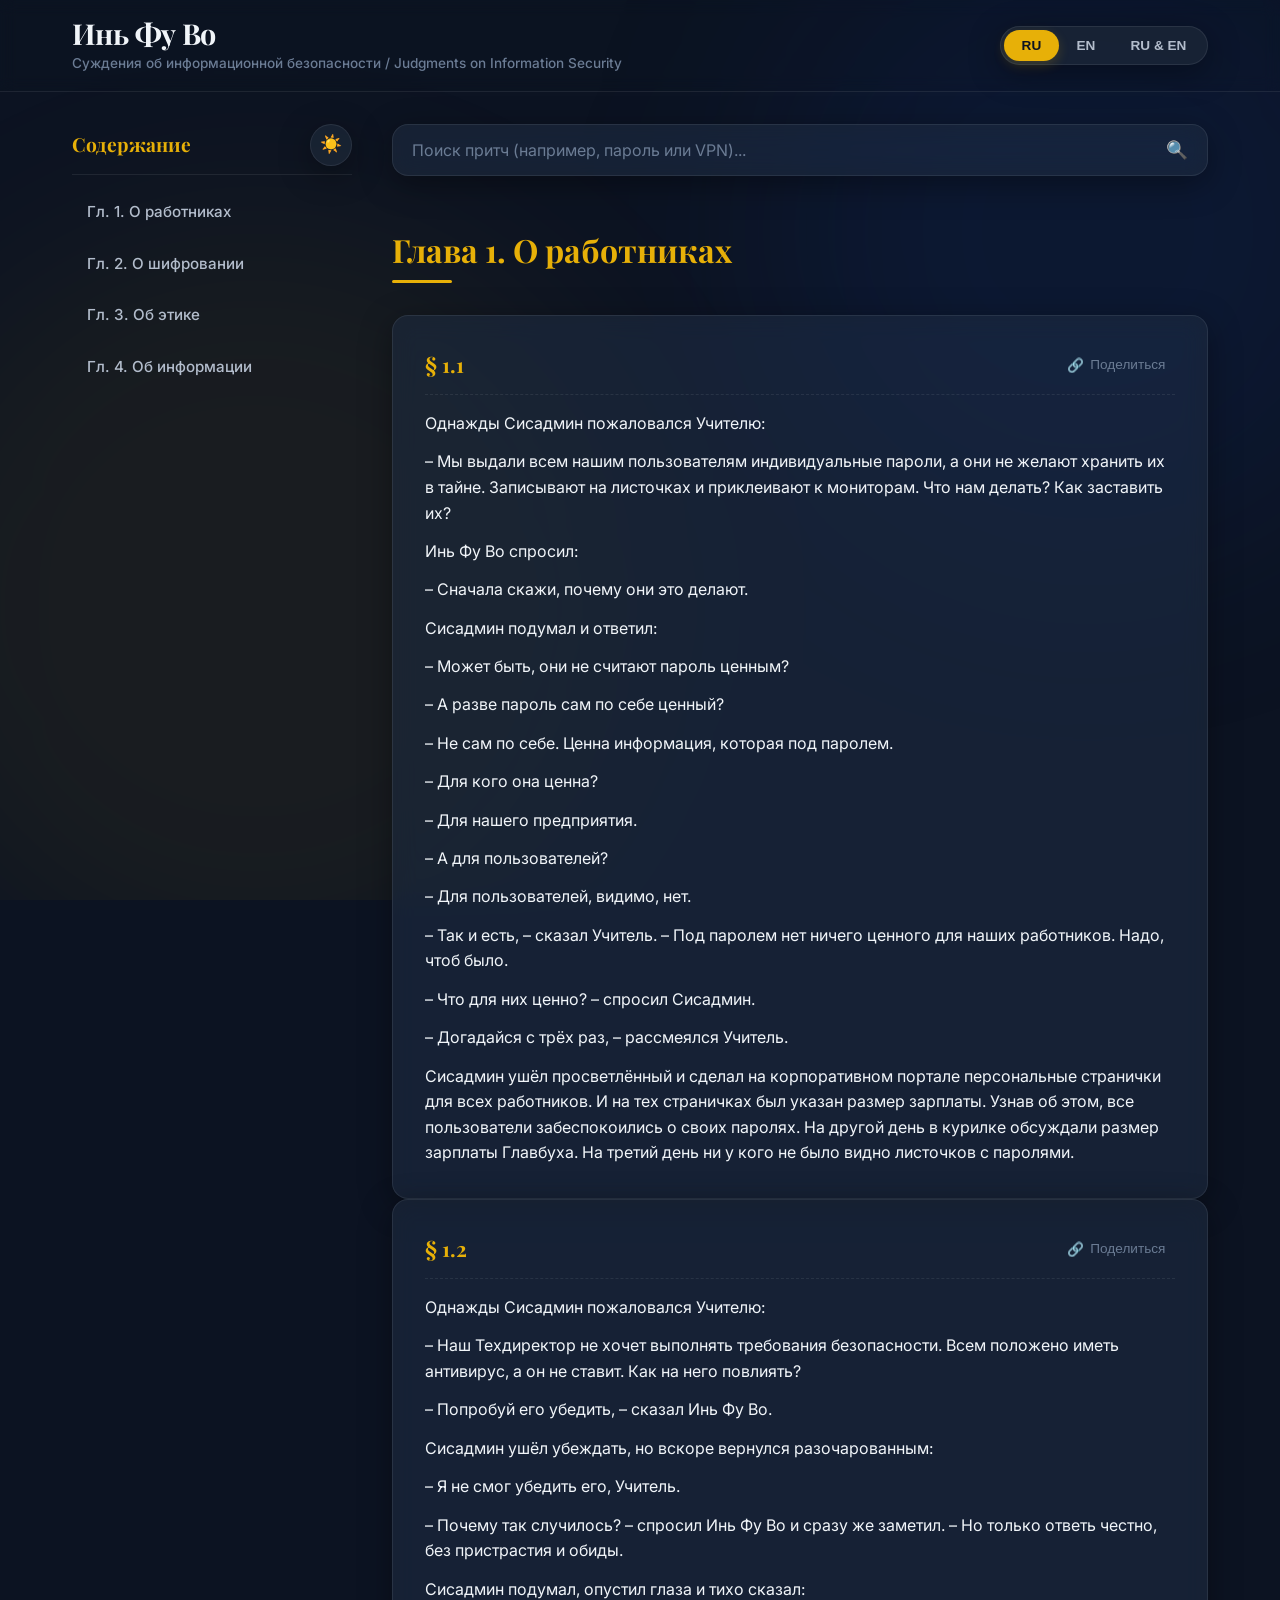
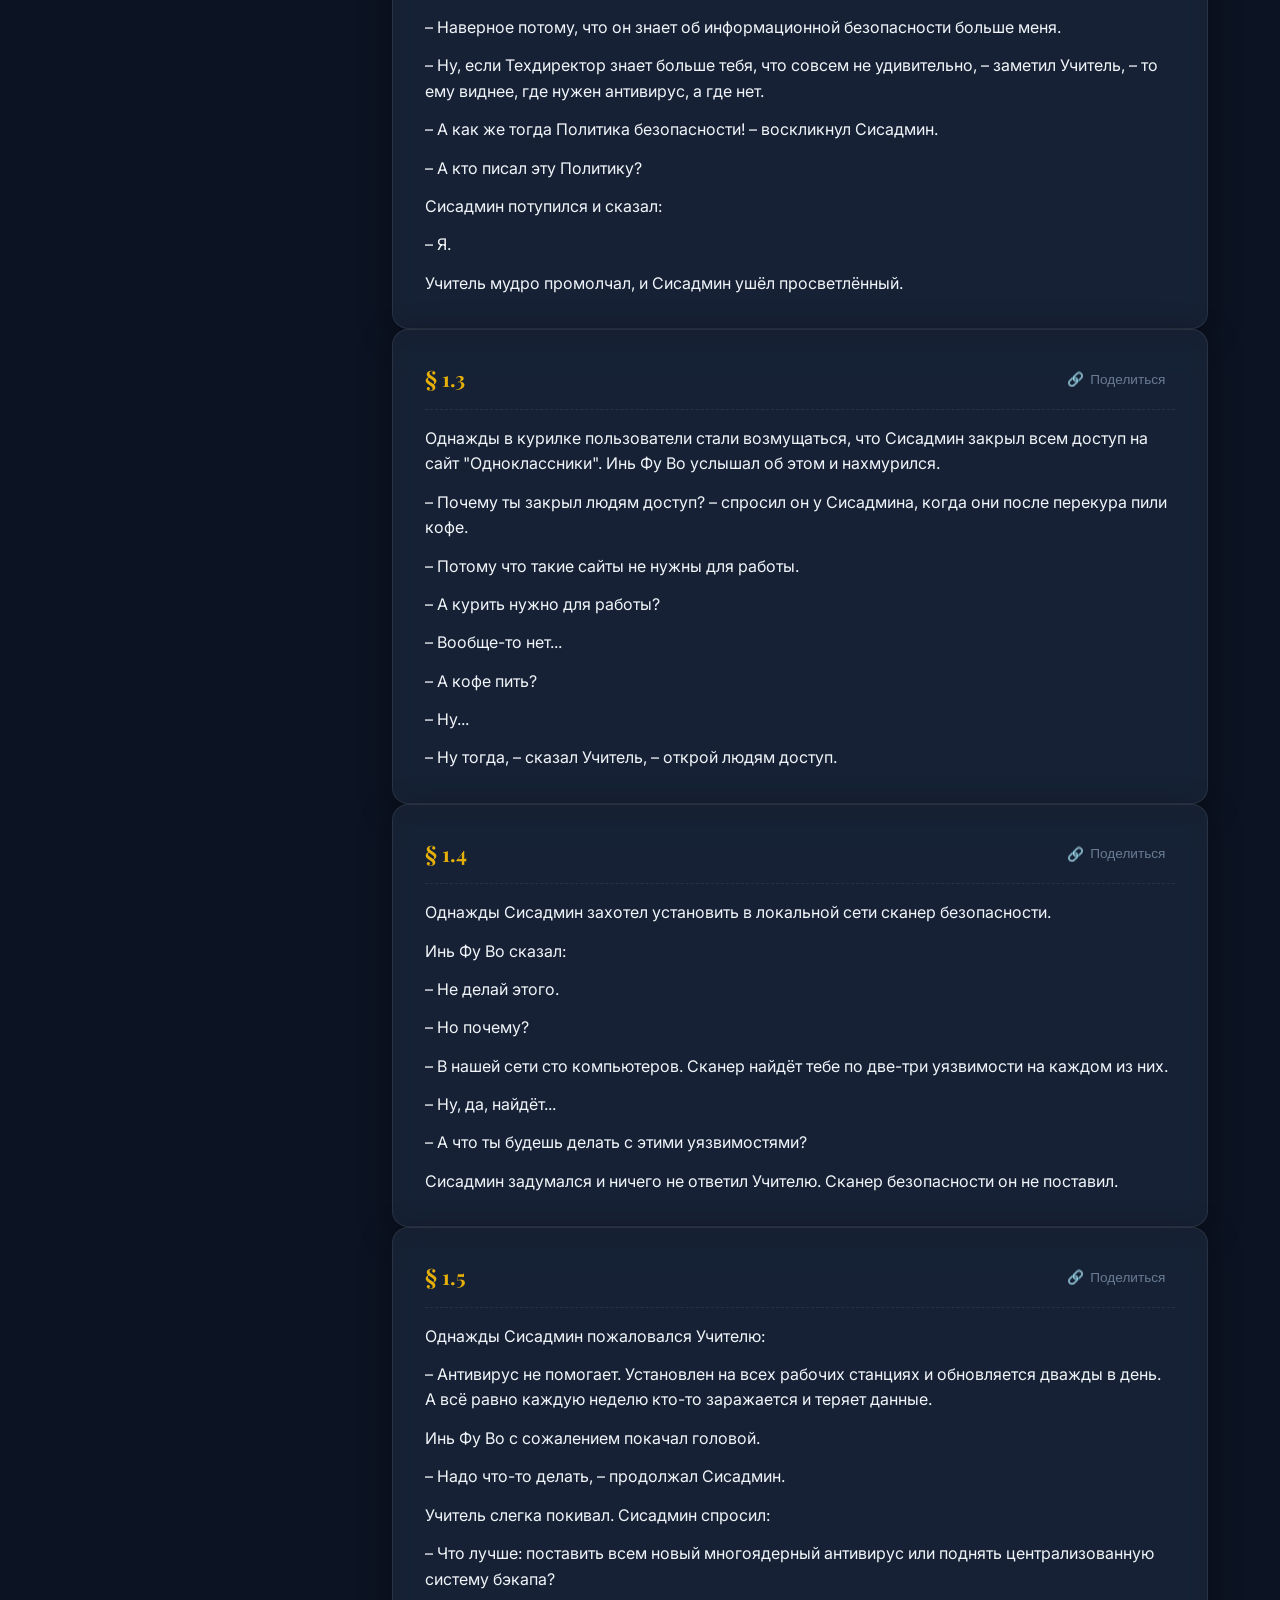
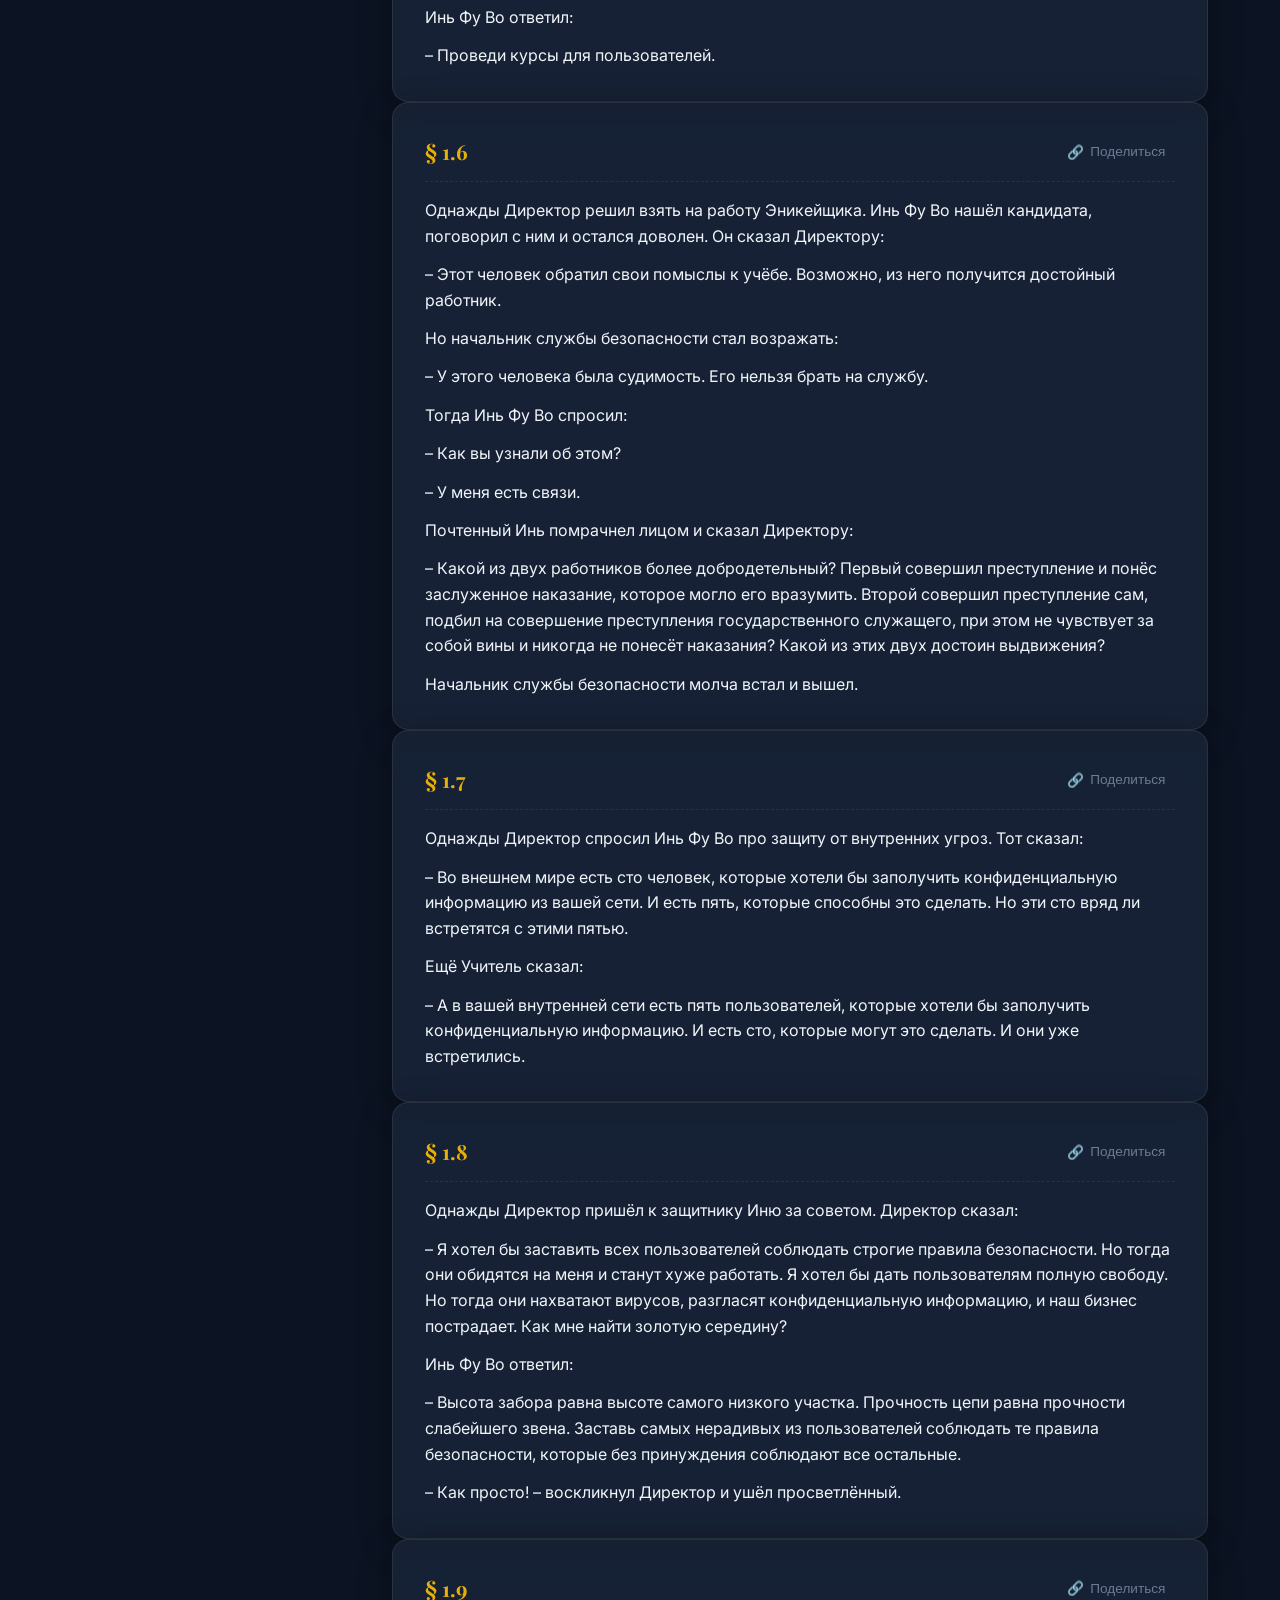
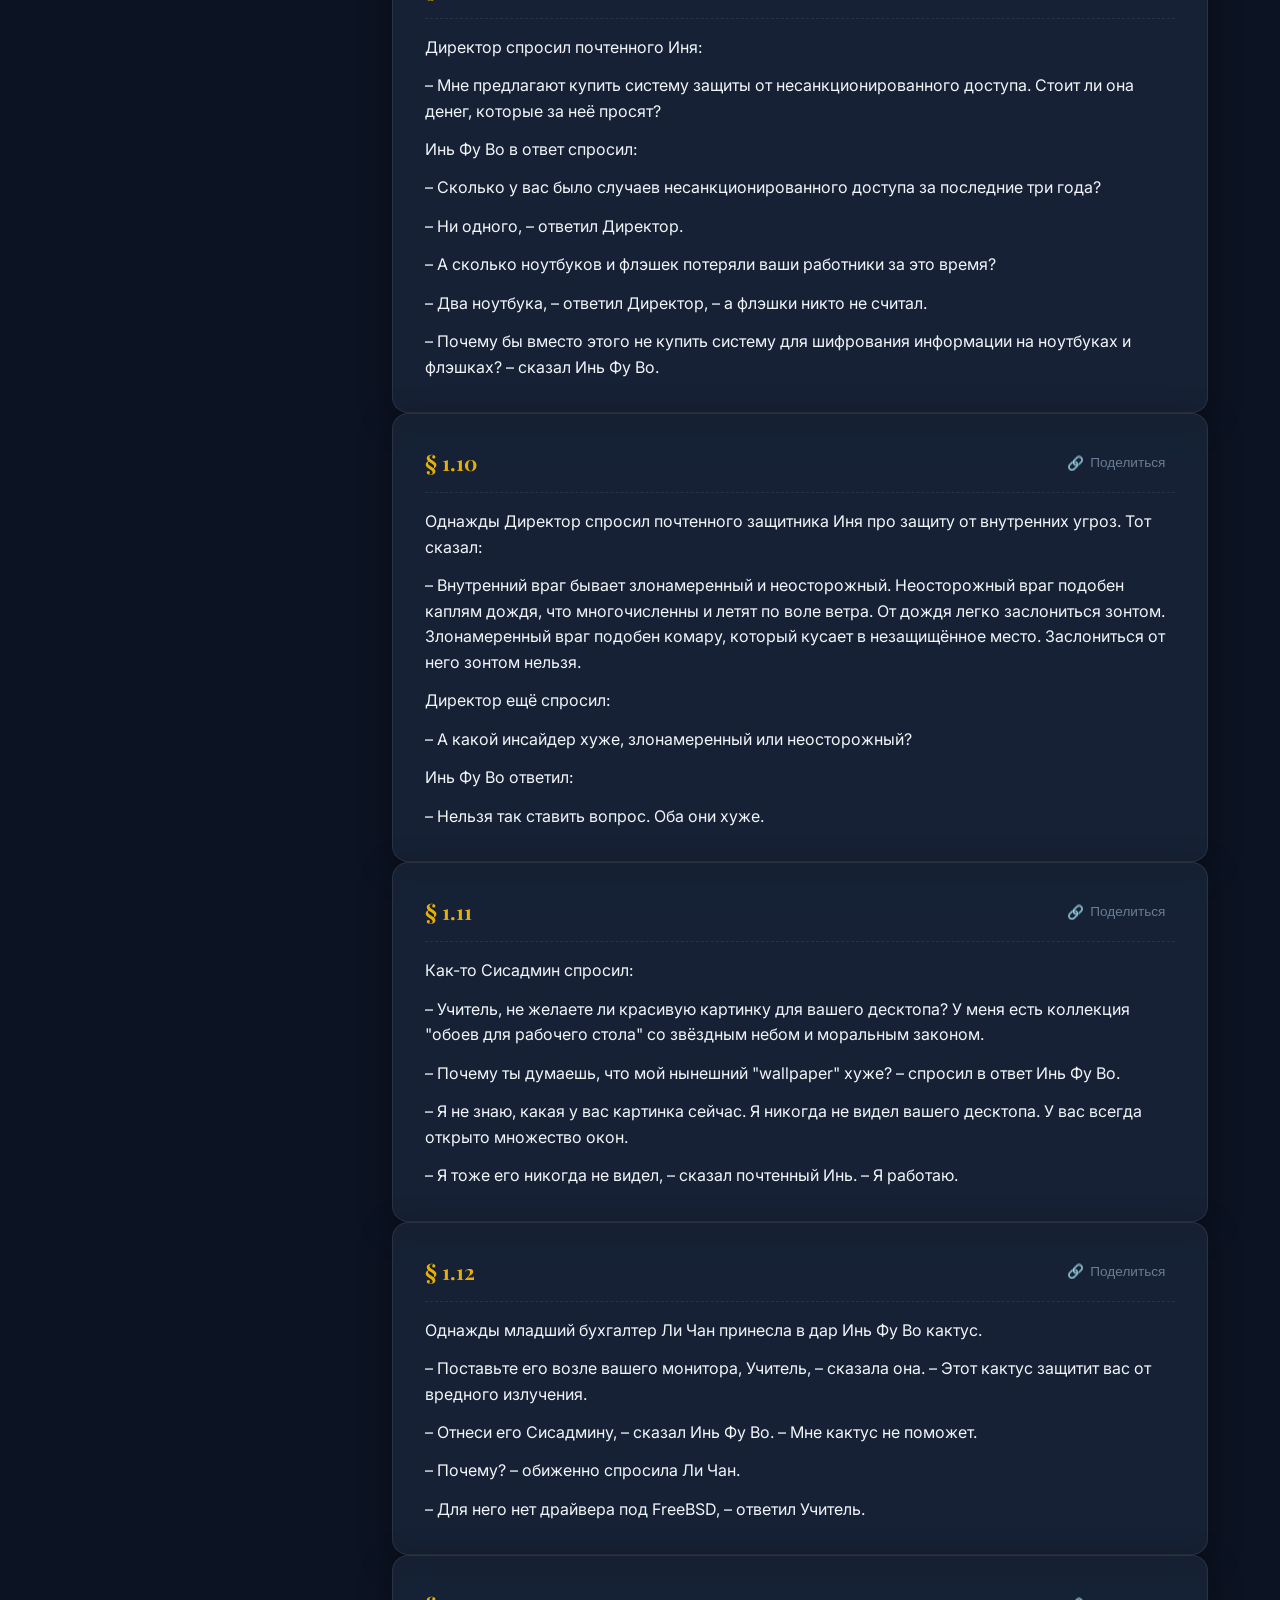
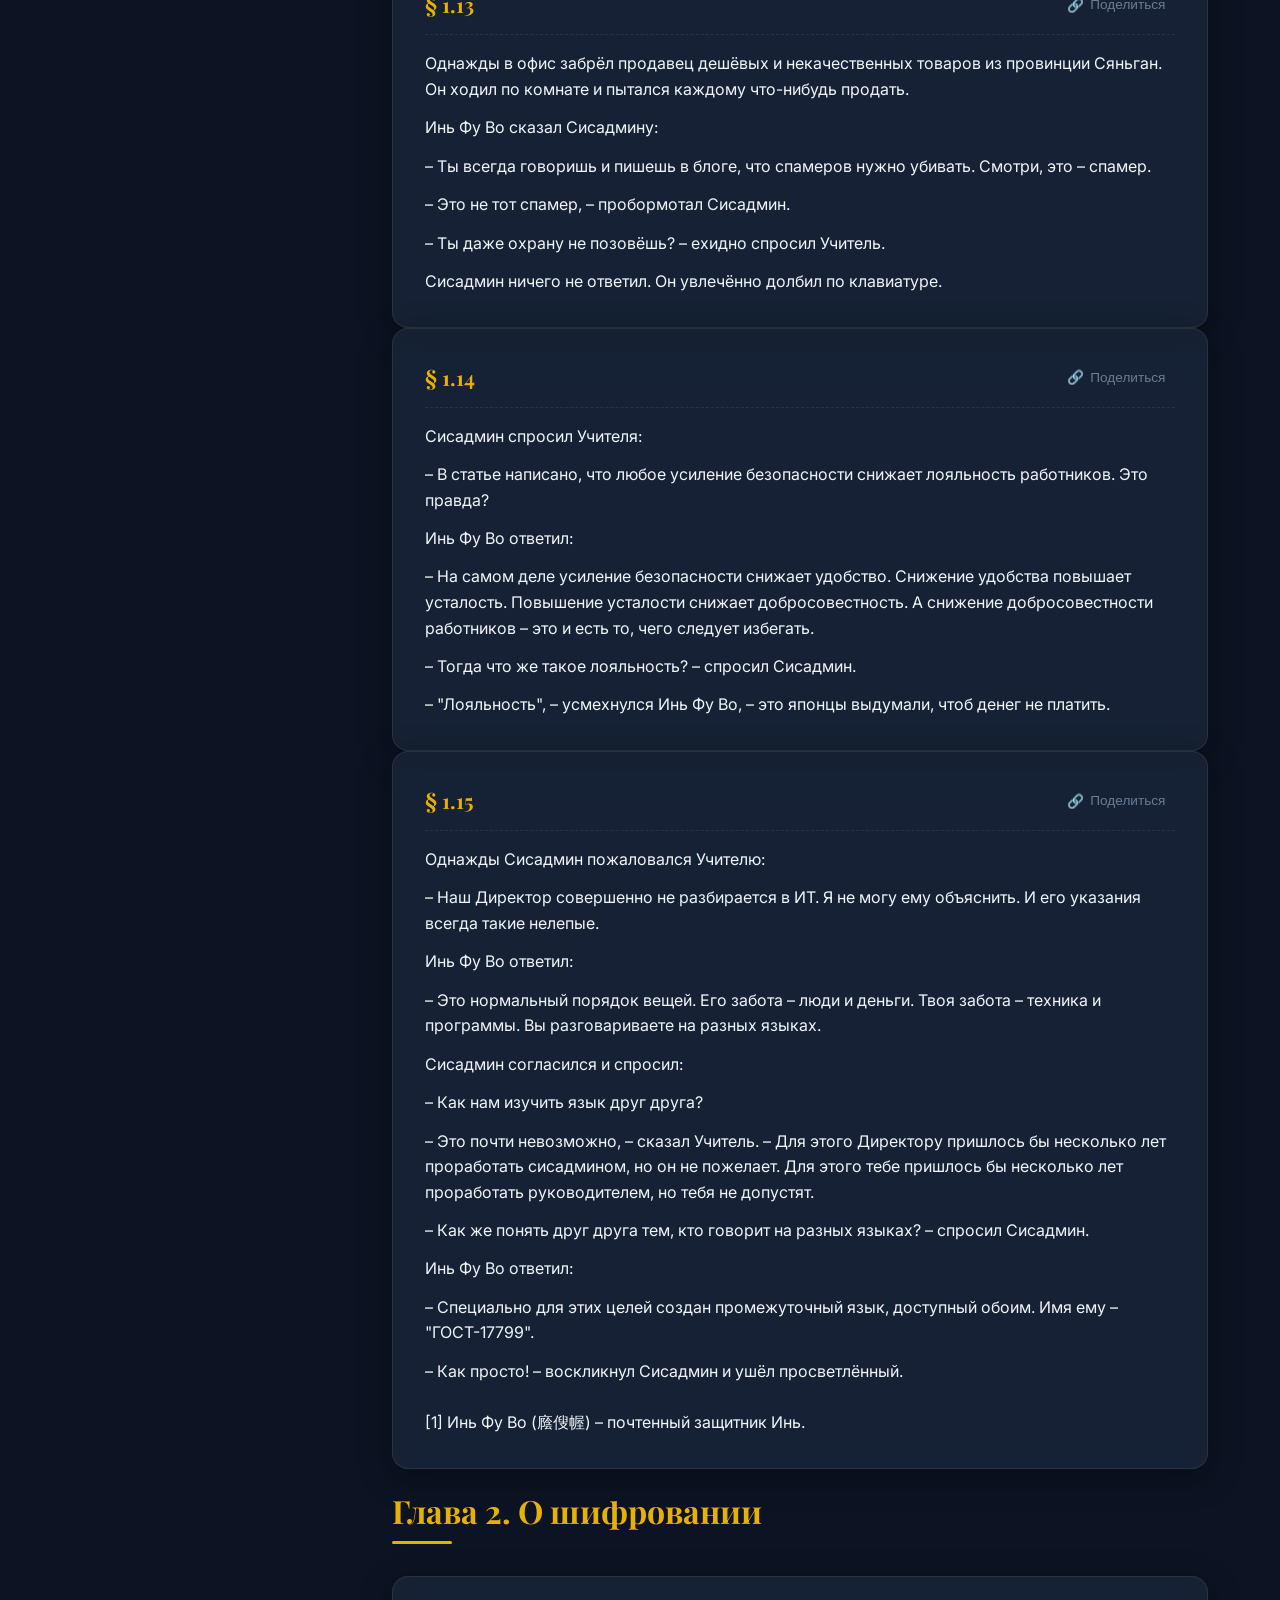
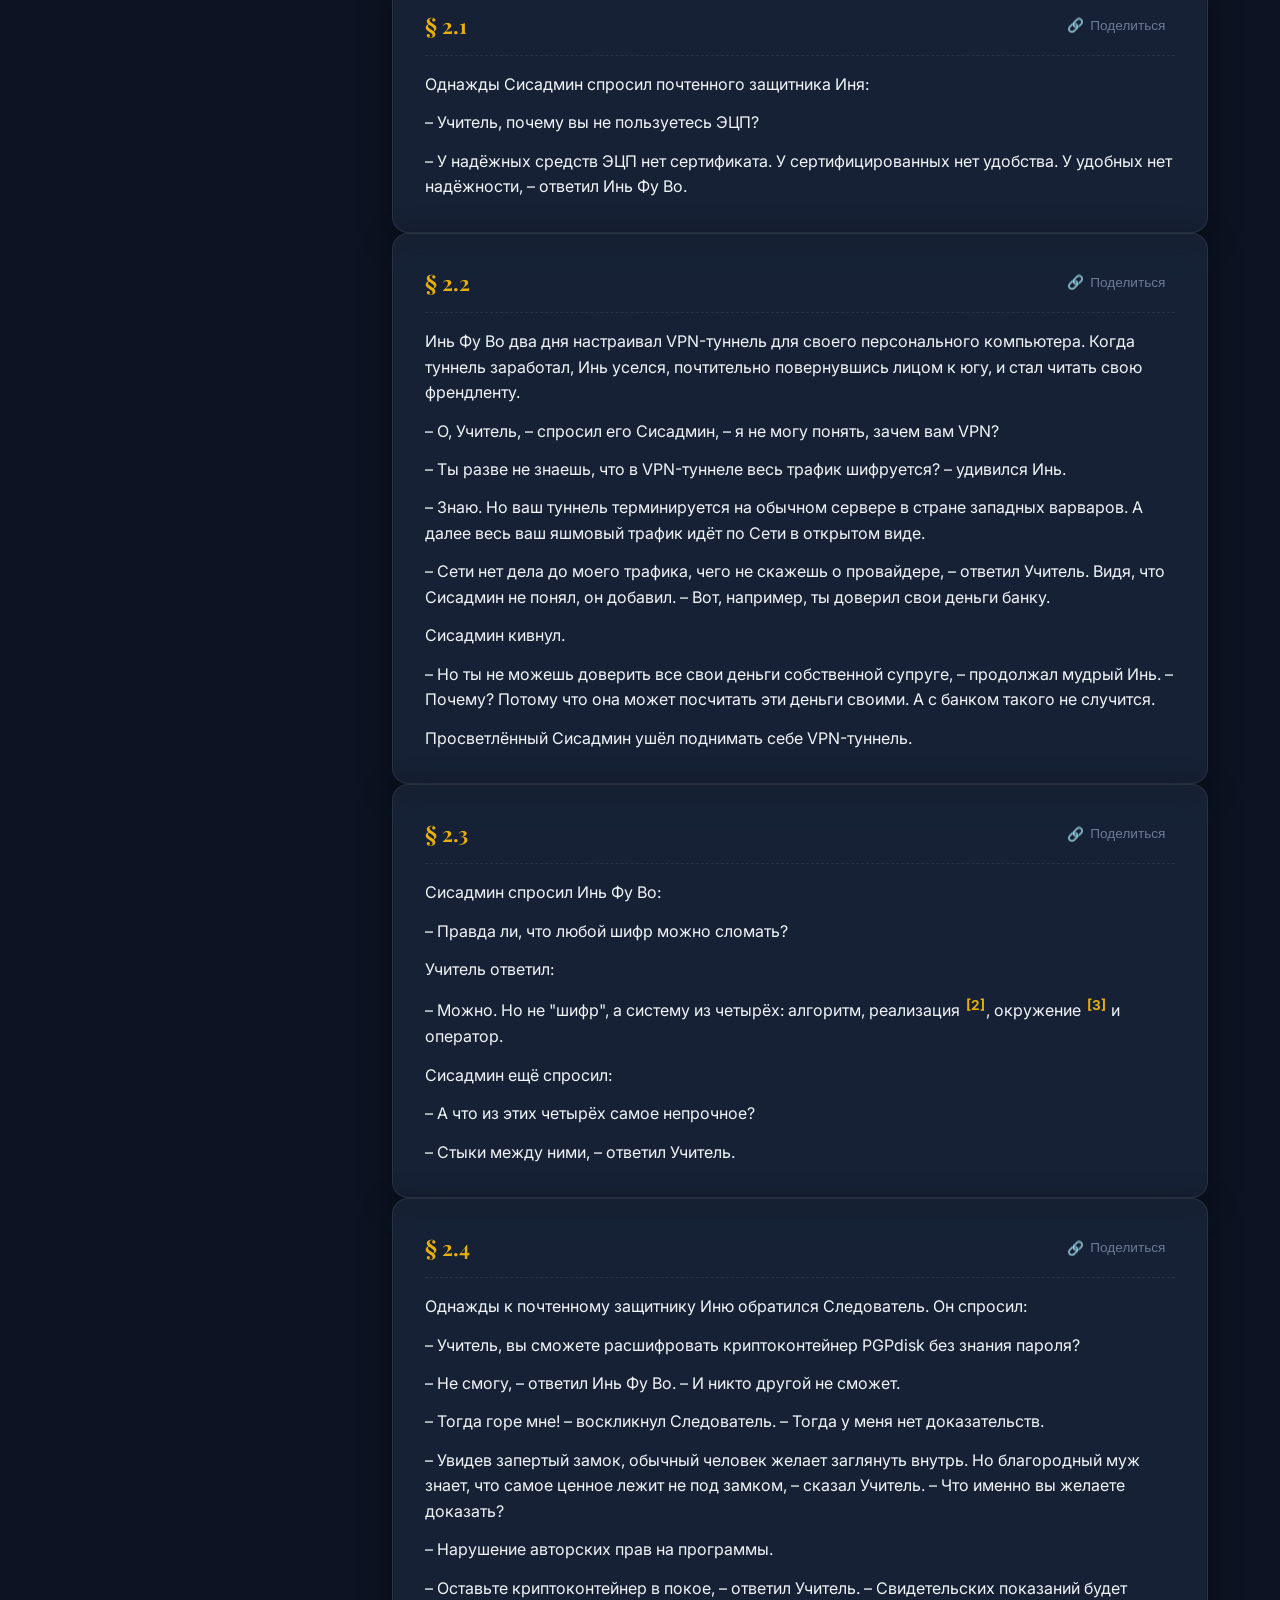
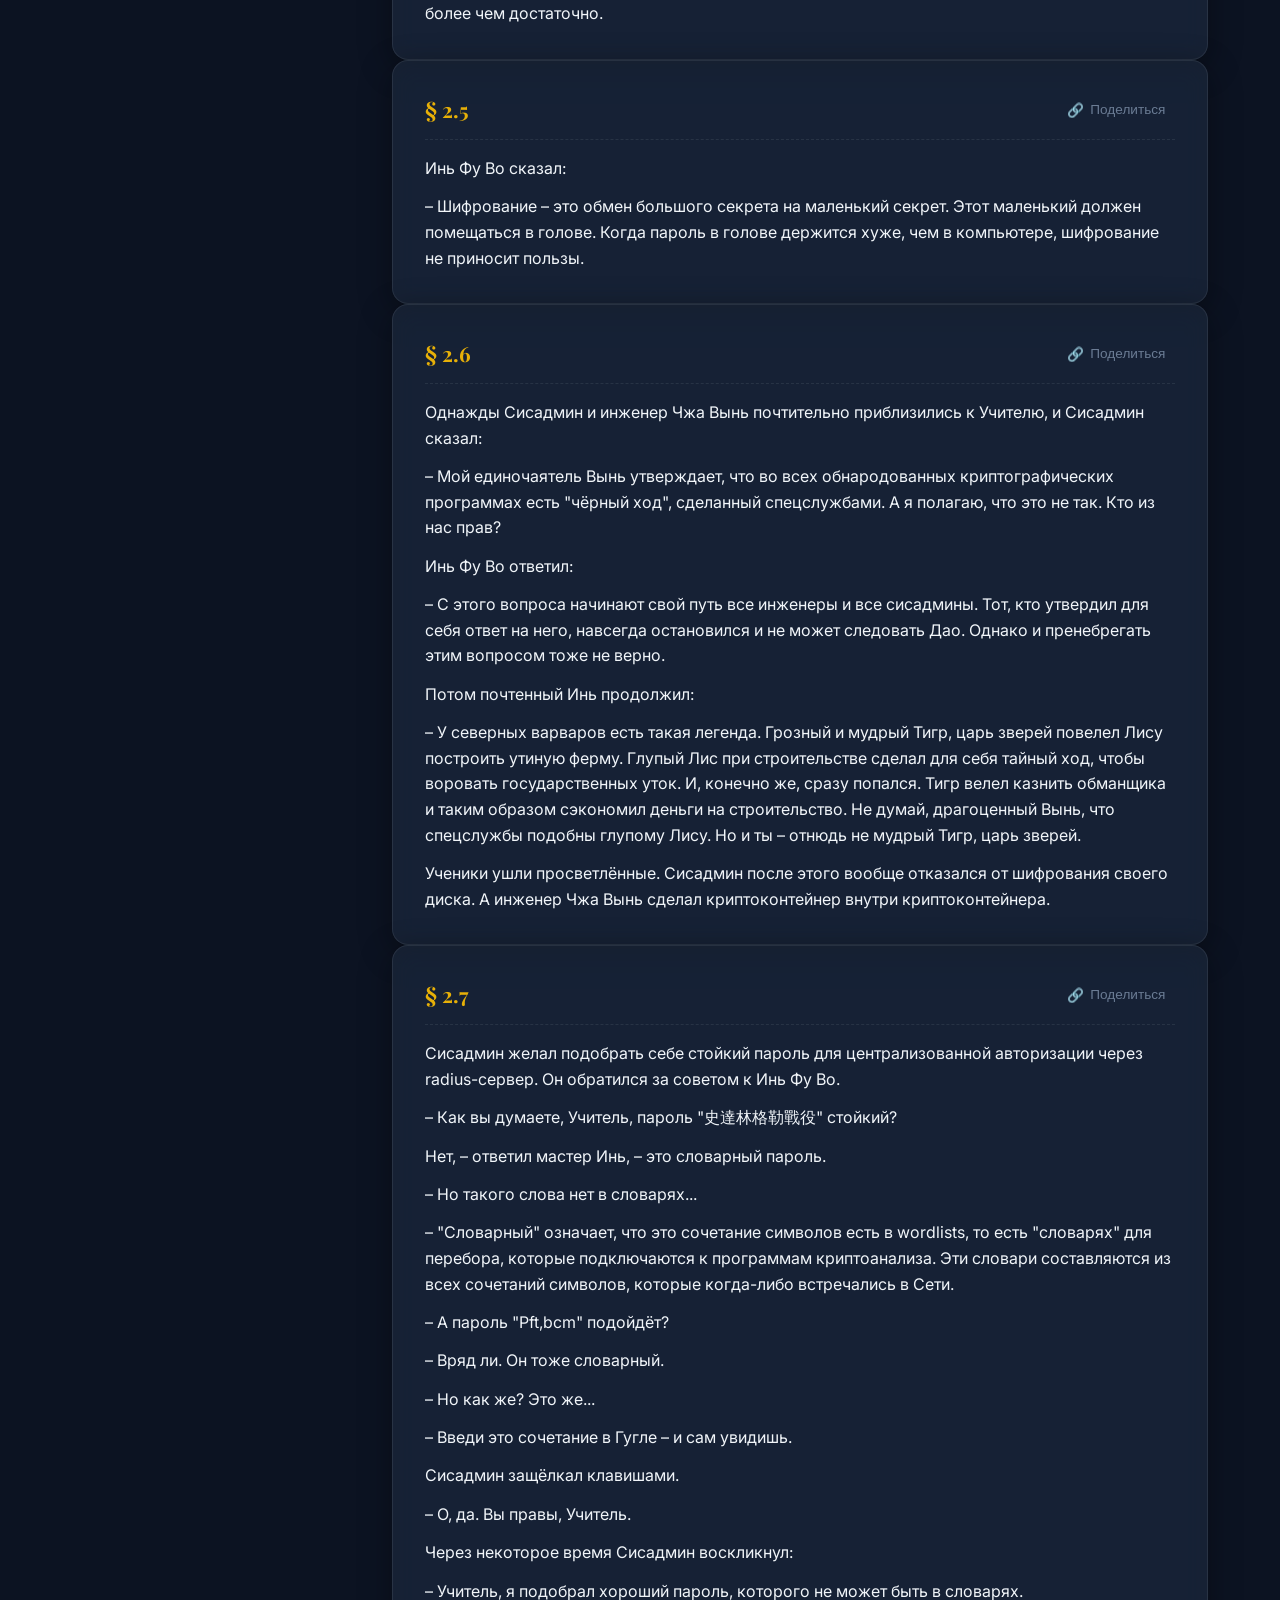
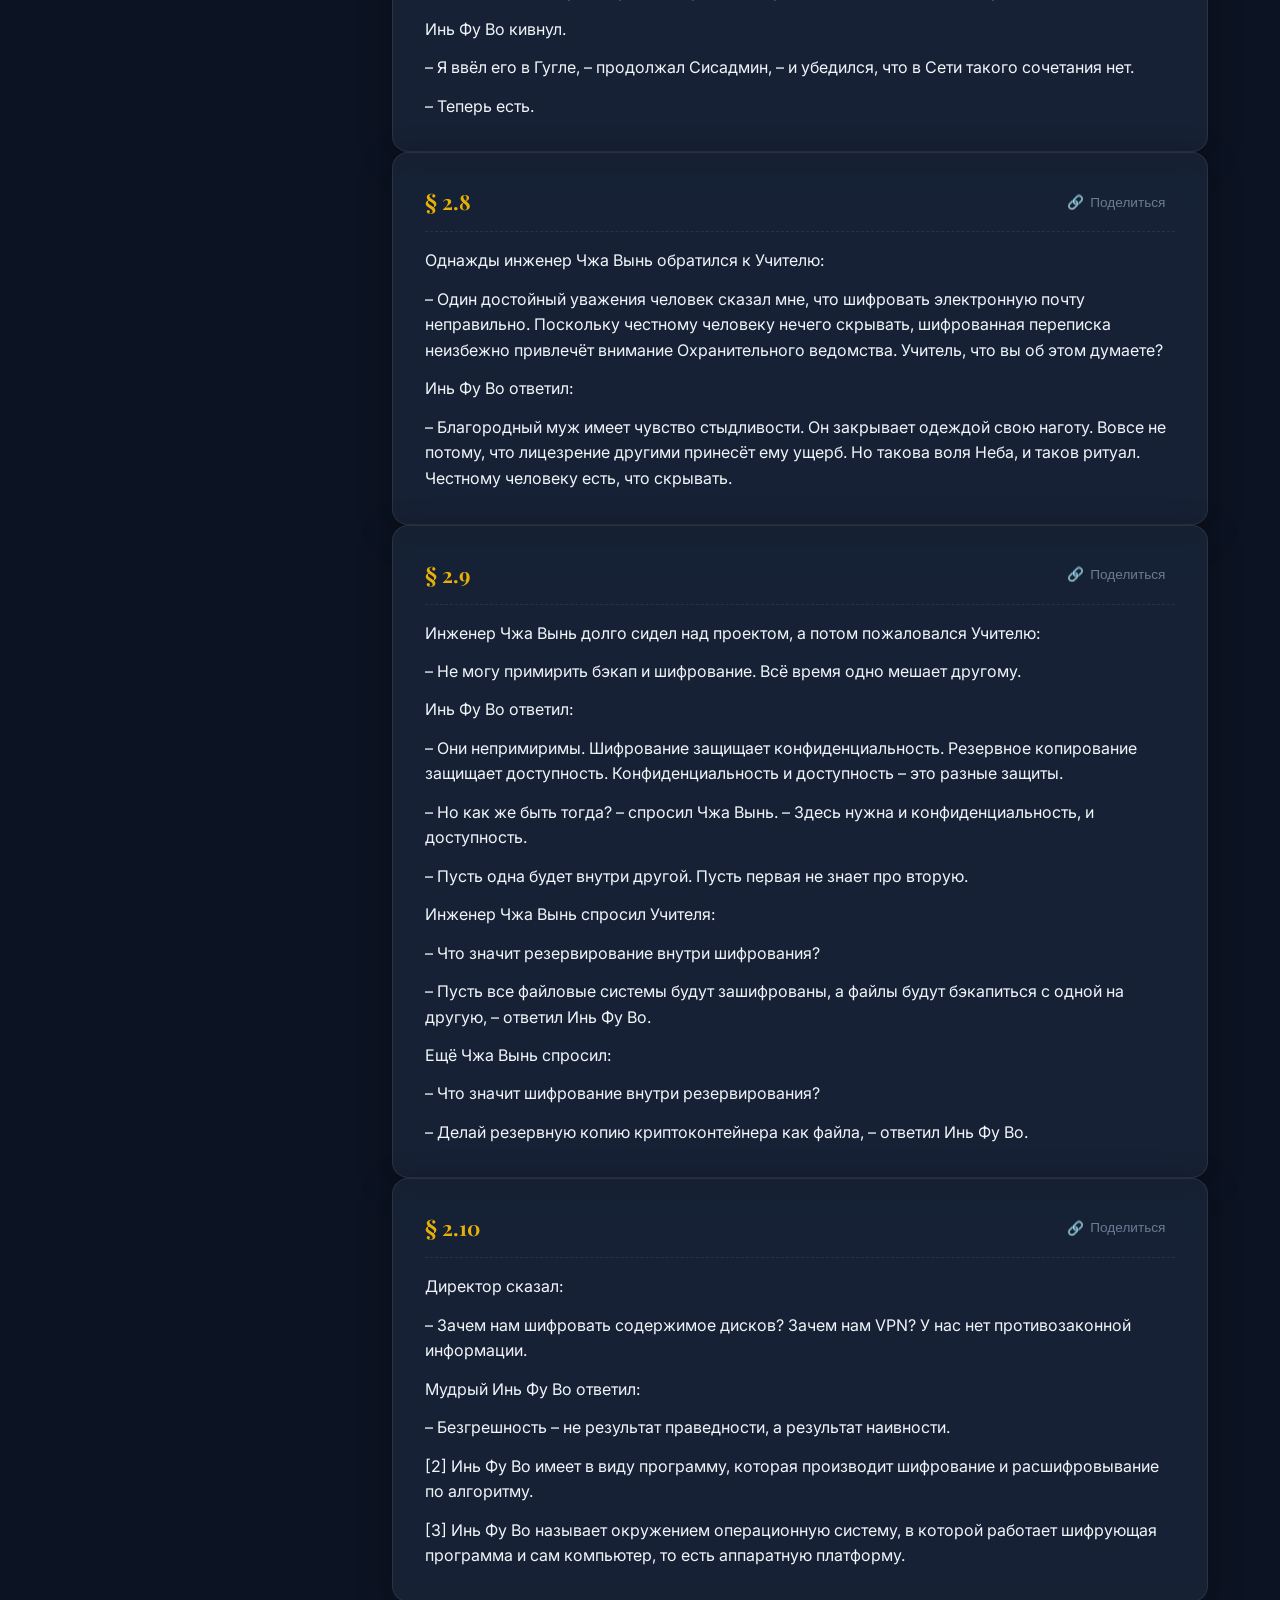
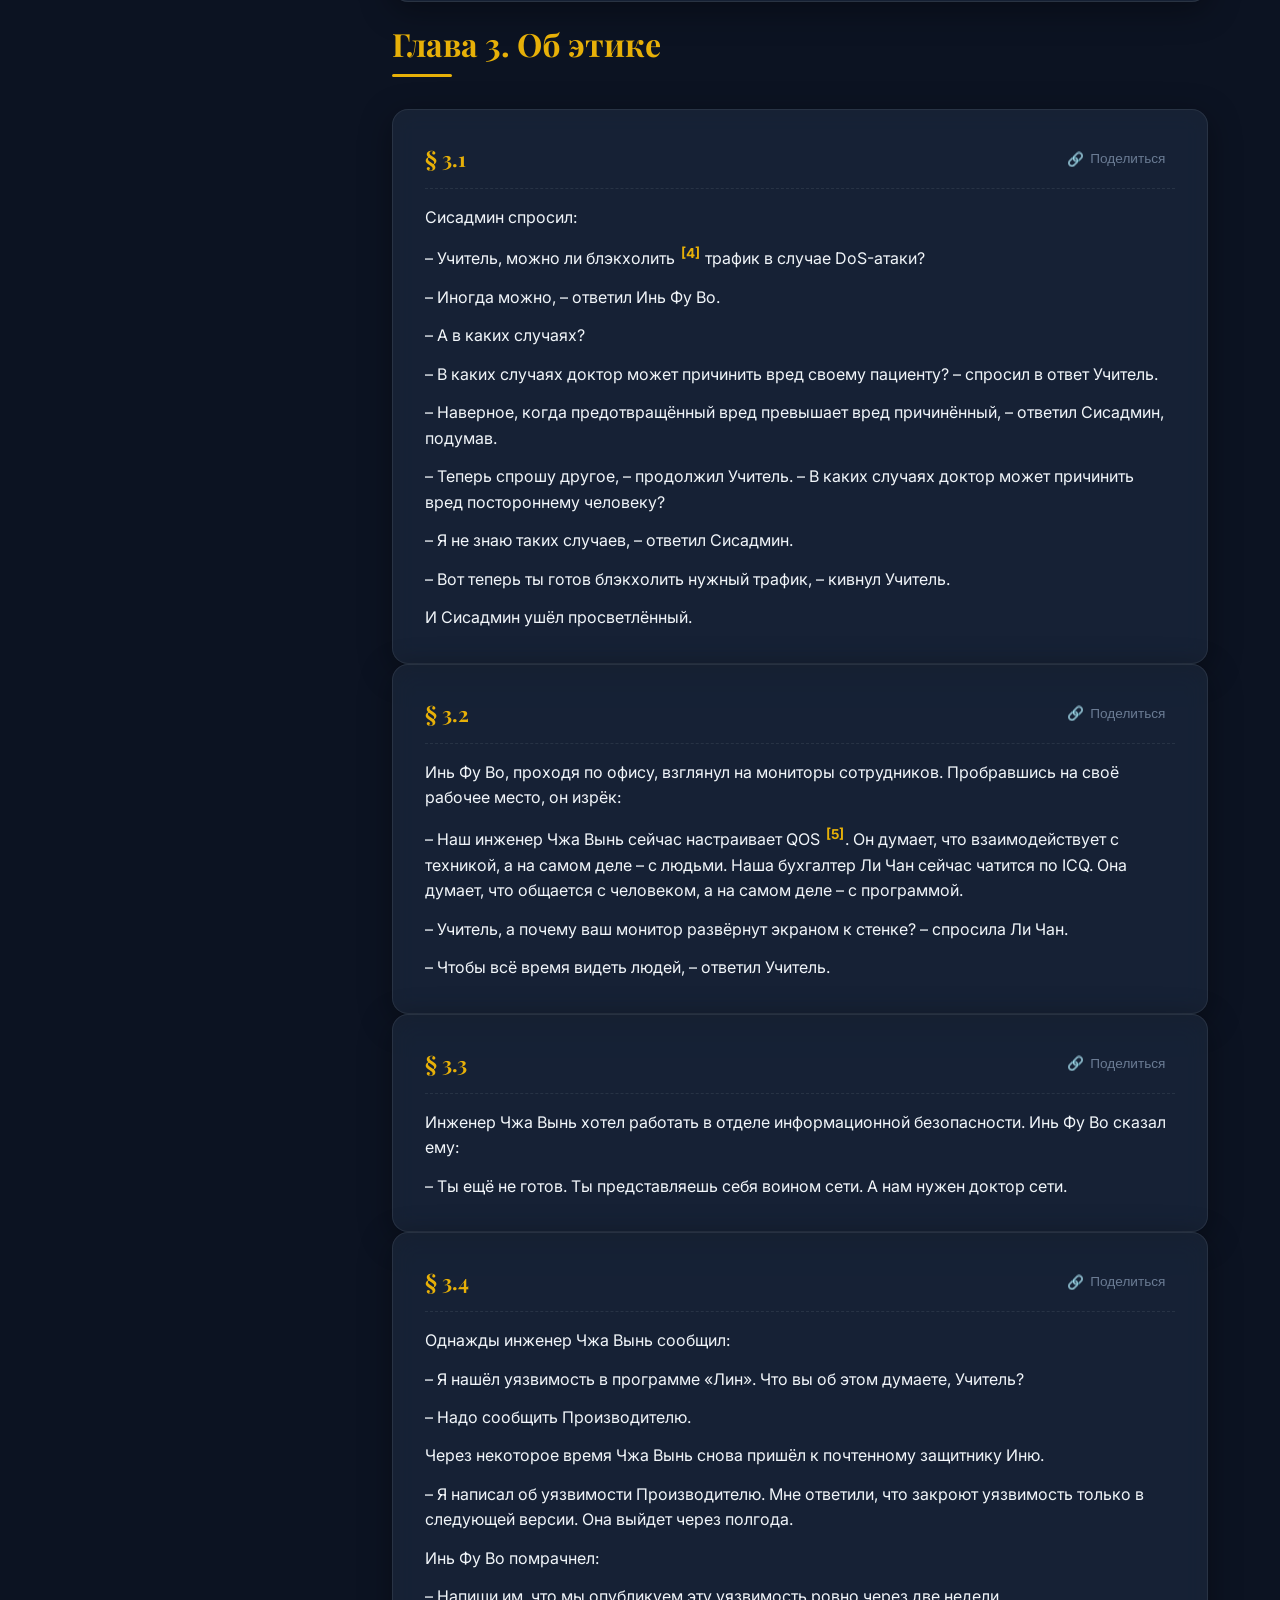
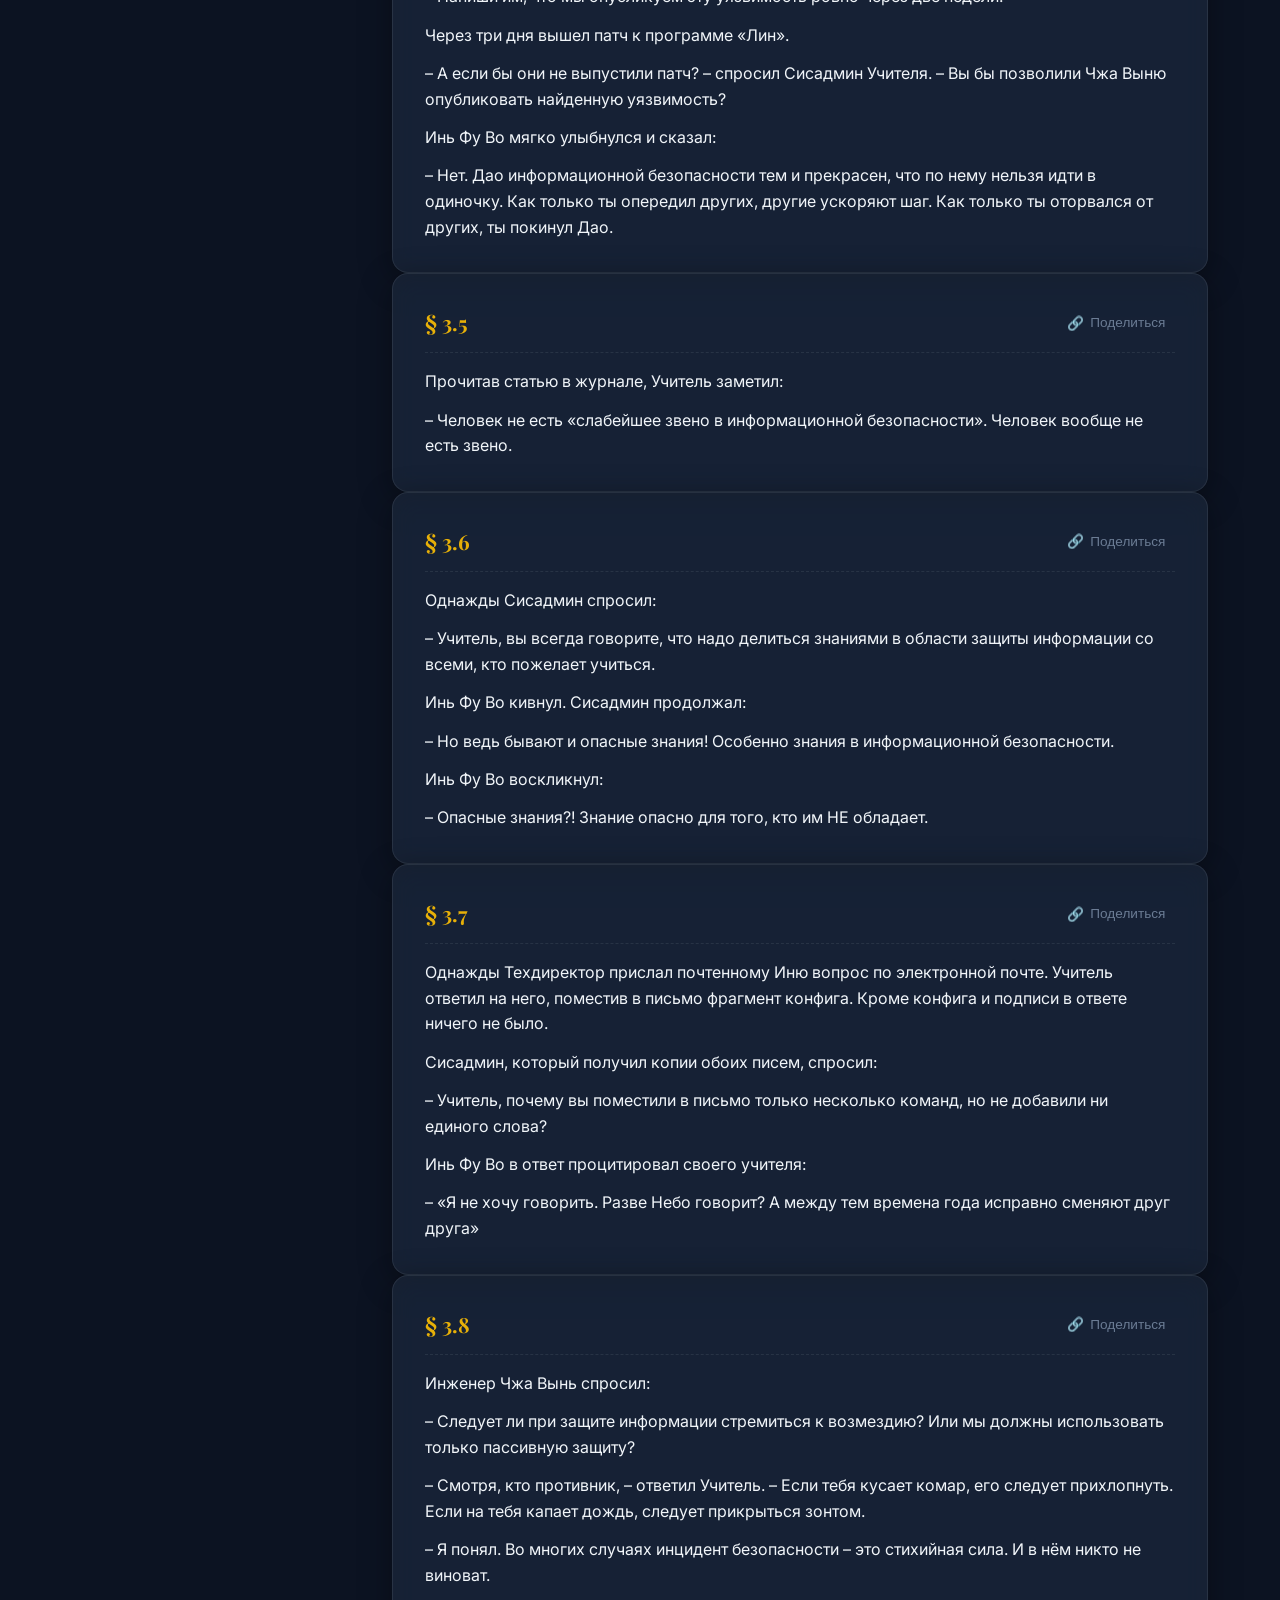
<file: index.html>
<!DOCTYPE html>
<html lang="ru">
<head>
    <meta charset="UTF-8">
    <meta name="viewport" content="width=device-width, initial-scale=1.0">
    <title>Инь Фу Во. Суждения об информационной безопасности | Yin Fu Wo</title>
    
    <!-- SEO Meta Tags -->
    <meta name="description" content="Суждения об информационной безопасности мудреца и учителя Инь Фу Во, записанные его учениками. Автор: Николай Федотов. Полная русская версия и художественный английский перевод.">
    <meta name="keywords" content="Инь Фу Во, InfoWatch, суждения по безопасности, Николай Федотов, информационная безопасность, притчи ИБ, Yinfujing, Yin Fu Wo, cybersecurity parables">
    <meta name="author" content="Николай Федотов, перевод: Gemini">
    
    <!-- OpenGraph Meta Tags -->
    <meta property="og:title" content="Инь Фу Во. Суждения об информационной безопасности">
    <meta property="og:description" content="Полная коллекция притч мудреца Инь Фу Во с переводом на английский язык. Жемчужина ИБ-философии, возвращенная из веб-архива.">
    <meta property="og:type" content="website">
    <meta property="og:url" content="https://nakesreong.github.io/infuwo/">
    
    <!-- Google Fonts -->
    <link rel="preconnect" href="https://fonts.googleapis.com">
    <link rel="preconnect" href="https://fonts.gstatic.com" crossorigin>
    <link href="https://fonts.googleapis.com/css2?family=Inter:wght@300;400;500;600&family=Playfair+Display:ital,wght@0,500;0,700;1,400&display=swap" rel="stylesheet">
    
    <!-- Stylesheet -->
    <link rel="stylesheet" href="style.css?v=1.0.3">
    
    <!-- Favicon -->
    <link rel="icon" type="image/svg+xml" href="data:image/svg+xml,<svg xmlns='http://www.w3.org/2000/svg' viewBox='0 0 100 100'><text y='.9em' font-size='90'>🐯</text></svg>">

    <!-- Schema.org Structured Data -->
    <script type="application/ld+json">
    {
      "@context": "https://schema.org",
      "@type": "Book",
      "name": "Суждения об информационной безопасности мудреца и учителя Инь Фу Во",
      "alternateName": "Yin Fu Wo: Judgments on Information Security",
      "author": {
        "@type": "Person",
        "name": "Николай Федотов"
      },
      "translator": {
        "@type": "Organization",
        "name": "Gemini (AI)"
      },
      "publisher": {
        "@type": "Organization",
        "name": "InfoWatch (original)"
      },
      "datePublished": "2009",
      "inLanguage": ["ru", "en"],
      "description": "Суждения об информационной безопасности мудреца и учителя Инь Фу Во, записанные его учениками. Коллекция философских притч об ИБ."
    }
    </script>
</head>
<body class="dark-theme">
    <div class="background-decor">
        <div class="orb orb-1"></div>
        <div class="orb orb-2"></div>
    </div>

    <header class="main-header">
        <div class="header-container">
            <div class="branding">
                <div>
                    <h1 id="site-title-ru">Инь Фу Во</h1>
                    <h1 id="site-title-en" class="hidden">Yin Fu Wo</h1>
                    <p class="subtitle" id="site-subtitle">Суждения об информационной безопасности / Judgments on Information Security</p>
                </div>
            </div>
            
            <div class="controls">
                <!-- View Selector -->
                <div class="view-selector">
                    <button class="btn-toggle active" data-lang="ru">RU</button>
                    <button class="btn-toggle" data-lang="en">EN</button>
                    <button class="btn-toggle" data-lang="both">RU &amp; EN</button>
                </div>
            </div>
        </div>
    </header>

    <div class="main-container">
        <!-- Sidebar Navigation -->
        <aside class="sidebar">
            <nav class="chapter-nav">
                <div class="sidebar-header">
                    <h3 id="nav-title">Содержание</h3>
                    <!-- Theme Toggle -->
                    <button id="theme-toggle" class="btn-icon" aria-label="Toggle theme">
                        <span class="icon-dark">🌙</span>
                        <span class="icon-light">☀️</span>
                    </button>
                </div>
                <ul id="chapter-list">
                    <!-- Chapters will be rendered dynamically -->
                </ul>
            </nav>
        </aside>

        <!-- Main Content Area -->
        <main class="content-area">
            <!-- Search & Filters -->
            <div class="search-box glass-panel">
                <input type="text" id="search-input" placeholder="Поиск притч (например, пароль или VPN)..." aria-label="Search">
                <span class="search-icon">🔍</span>
                <button id="clear-search" class="hidden">✕</button>
            </div>

            <!-- Parables List -->
            <div id="parables-container">
                <div class="loading">Загрузка мудрости...</div>
            </div>
            
            <!-- Footnotes Panel -->
            <section class="footnotes-section glass-panel" id="footnotes-panel">
                <h3 id="footnotes-title">Примечания</h3>
                <ul id="footnotes-list">
                    <!-- Footnotes will be rendered dynamically -->
                </ul>
            </section>
        </main>
    </div>

    <footer class="main-footer">
        <div class="footer-container">
            <p>© Н.Н. Федотов, 2009. Восстановлено из веб-архива.</p>
            <p>Художественный перевод на английский: <span class="ai-badge">Gemini 3.5 Flash</span></p>
            <p>Спутник выведен на орбиту вечности в 2026 году. 🌌</p>
        </div>
    </footer>

    <!-- Toast Notification for copying link -->
    <div id="toast" class="toast hidden">Ссылка на притчу скопирована!</div>

    <!-- Script -->
    <script src="app.js?v=1.0.3"></script>
</body>
</html>
</file>
<file: style.css>
/* Core Design System Tokens */
:root {
    --font-heading: 'Playfair Display', Georgia, serif;
    --font-body: 'Inter', system-ui, -apple-system, sans-serif;
    
    /* Transitions */
    --transition-fast: 0.2s cubic-bezier(0.4, 0, 0.2, 1);
    --transition-normal: 0.3s cubic-bezier(0.4, 0, 0.2, 1);
    
    /* Layout */
    --sidebar-width: 280px;
    --max-content-width: 1200px;
    --border-radius-sm: 8px;
    --border-radius-md: 16px;
    --border-radius-lg: 24px;
}

/* Dark Theme Variables (Default) */
body.dark-theme {
    --bg-main: hsl(222, 47%, 9%);
    --bg-surface: hsla(217, 33%, 17%, 0.7);
    --bg-surface-hover: hsla(217, 33%, 22%, 0.85);
    --text-primary: hsl(210, 40%, 96%);
    --text-secondary: hsl(215, 20%, 75%);
    --text-muted: hsl(215, 16%, 50%);
    --accent: hsl(45, 93%, 47%); /* Warm Tiger Amber */
    --accent-glow: hsla(45, 93%, 47%, 0.2);
    --border: rgba(255, 255, 255, 0.08);
    --border-accent: hsla(45, 93%, 47%, 0.4);
    --glass-shadow: 0 8px 32px 0 rgba(0, 0, 0, 0.37);
    --orb-color-1: hsla(220, 80%, 30%, 0.15);
    --orb-color-2: hsla(45, 93%, 47%, 0.06);
    --card-ru-indicator: hsla(210, 100%, 50%, 0.1);
    --card-en-indicator: hsla(120, 100%, 40%, 0.05);
}

/* Light Theme Variables */
body.light-theme {
    --bg-main: hsl(30, 20%, 95%);
    --bg-surface: hsla(0, 0%, 100%, 0.75);
    --bg-surface-hover: hsla(0, 0%, 100%, 0.95);
    --text-primary: hsl(222, 47%, 12%);
    --text-secondary: hsl(222, 20%, 35%);
    --text-muted: hsl(220, 15%, 55%);
    --accent: hsl(38, 92%, 40%); /* Rich Bronze */
    --accent-glow: hsla(38, 92%, 40%, 0.15);
    --border: rgba(0, 0, 0, 0.08);
    --border-accent: hsla(38, 92%, 40%, 0.3);
    --glass-shadow: 0 8px 32px 0 rgba(31, 38, 135, 0.06);
    --orb-color-1: hsla(30, 100%, 80%, 0.3);
    --orb-color-2: hsla(200, 100%, 80%, 0.2);
    --card-ru-indicator: rgba(0, 100, 250, 0.05);
    --card-en-indicator: rgba(0, 200, 100, 0.05);
}

/* Reset & Base Styles */
* {
    box-sizing: border-box;
    margin: 0;
    padding: 0;
}

html {
    scroll-behavior: smooth;
}

body {
    background-color: var(--bg-main);
    color: var(--text-primary);
    font-family: var(--font-body);
    line-height: 1.6;
    overflow-x: hidden;
    transition: background-color var(--transition-normal), color var(--transition-normal);
    min-height: 100vh;
    display: flex;
    flex-direction: column;
}

/* Background Glowing Orbs */
.background-decor {
    position: fixed;
    top: 0;
    left: 0;
    width: 100%;
    height: 100%;
    z-index: -1;
    pointer-events: none;
    overflow: hidden;
}

.orb {
    position: absolute;
    border-radius: 50%;
    filter: blur(100px);
    transition: background-color var(--transition-normal);
}

.orb-1 {
    top: -10%;
    right: -10%;
    width: 50vw;
    height: 50vw;
    background: var(--orb-color-1);
}

.orb-2 {
    bottom: -10%;
    left: -10%;
    width: 60vw;
    height: 60vw;
    background: var(--orb-color-2);
}

/* Glassmorphism Panel Template */
.glass-panel {
    background: var(--bg-surface);
    backdrop-filter: blur(12px) saturate(180%);
    -webkit-backdrop-filter: blur(12px) saturate(180%);
    border: 1px solid var(--border);
    border-radius: var(--border-radius-md);
    box-shadow: var(--glass-shadow);
    transition: background-color var(--transition-normal), border var(--transition-normal), box-shadow var(--transition-normal);
}

/* Layout Containers */
.main-header {
    background: hsla(222, 47%, 9%, 0.1);
    backdrop-filter: blur(8px);
    border-bottom: 1px solid var(--border);
    position: sticky;
    top: 0;
    z-index: 100;
}

.header-container {
    max-width: var(--max-content-width);
    margin: 0 auto;
    padding: 1rem 2rem;
    display: flex;
    justify-content: space-between;
    align-items: center;
    gap: 1.5rem;
}

.branding {
    display: flex;
    align-items: center;
    gap: 1rem;
}

.logo-icon {
    font-size: 2.2rem;
    line-height: 1;
    display: inline-block;
    transition: transform var(--transition-normal);
}

.branding:hover .logo-icon {
    transform: rotate(15deg) scale(1.1);
}

h1 {
    font-family: var(--font-heading);
    font-size: 1.8rem;
    font-weight: 700;
    letter-spacing: -0.02em;
    line-height: 1.2;
}

.subtitle {
    font-size: 0.85rem;
    color: var(--text-muted);
    font-weight: 500;
    margin-top: 0.15rem;
}

.controls {
    display: flex;
    align-items: center;
    gap: 1.2rem;
}

/* Button & Controls Styles */
.btn-icon {
    background: var(--bg-surface);
    border: 1px solid var(--border);
    color: var(--text-primary);
    width: 42px;
    height: 42px;
    border-radius: 50%;
    cursor: pointer;
    display: flex;
    align-items: center;
    justify-content: center;
    font-size: 1.1rem;
    box-shadow: var(--glass-shadow);
    transition: all var(--transition-fast);
}

.btn-icon:hover {
    transform: scale(1.05);
    background: var(--bg-surface-hover);
    border-color: var(--border-accent);
}

.icon-dark, .icon-light {
    display: none;
}

body.dark-theme .icon-light {
    display: inline;
}

body.light-theme .icon-dark {
    display: inline;
}

.view-selector {
    display: flex;
    background: var(--bg-surface);
    border: 1px solid var(--border);
    border-radius: 30px;
    padding: 3px;
    box-shadow: var(--glass-shadow);
}

.btn-toggle {
    background: transparent;
    border: none;
    color: var(--text-secondary);
    padding: 0.5rem 1.1rem;
    font-size: 0.85rem;
    font-weight: 600;
    border-radius: 20px;
    cursor: pointer;
    transition: all var(--transition-fast);
}

.btn-toggle:hover {
    color: var(--text-primary);
}

.btn-toggle.active {
    background: var(--accent);
    color: var(--bg-main) !important;
    box-shadow: 0 4px 12px var(--accent-glow);
}

/* Main Container Layout */
.main-container {
    max-width: var(--max-content-width);
    width: 100%;
    margin: 2rem auto;
    padding: 0 2rem;
    display: grid;
    grid-template-columns: var(--sidebar-width) 1fr;
    gap: 2.5rem;
    flex-grow: 1;
}

/* Sidebar Navigation */
.sidebar {
    position: sticky;
    top: 5rem;
    height: fit-content;
}

.chapter-nav {
    display: flex;
    flex-direction: column;
    gap: 1rem;
}

.sidebar-header {
    display: flex;
    justify-content: space-between;
    align-items: center;
    border-bottom: 1px solid var(--border);
    padding-bottom: 0.5rem;
    width: 100%;
}

.chapter-nav h3 {
    font-family: var(--font-heading);
    font-size: 1.2rem;
    font-weight: 700;
    color: var(--accent);
}

.chapter-nav ul {
    list-style: none;
    display: flex;
    flex-direction: column;
    gap: 0.5rem;
}

.chapter-link {
    color: var(--text-secondary);
    text-decoration: none;
    font-size: 0.95rem;
    font-weight: 500;
    padding: 0.6rem 0.8rem;
    border-radius: var(--border-radius-sm);
    display: block;
    transition: all var(--transition-fast);
    border-left: 2px solid transparent;
}

.chapter-link:hover, .chapter-link.active {
    background: var(--bg-surface-hover);
    color: var(--text-primary);
    border-left-color: var(--accent);
    padding-left: 1rem;
}

/* Main Content Area */
.content-area {
    display: flex;
    flex-direction: column;
    gap: 2rem;
    min-width: 0; /* Prevents overflow in flex/grid items */
}

/* Search Box */
.search-box {
    position: relative;
    display: flex;
    align-items: center;
    padding: 0 1.2rem;
    height: 52px;
}

.search-box input {
    background: transparent;
    border: none;
    outline: none;
    color: var(--text-primary);
    font-size: 1rem;
    width: 100%;
    height: 100%;
    font-family: var(--font-body);
}

.search-box input::placeholder {
    color: var(--text-muted);
}

.search-icon {
    font-size: 1.1rem;
    color: var(--text-muted);
    cursor: default;
}

#clear-search {
    background: transparent;
    border: none;
    color: var(--text-muted);
    cursor: pointer;
    font-size: 1.1rem;
    padding: 0.5rem;
    display: flex;
    align-items: center;
    justify-content: center;
    transition: color var(--transition-fast);
}

#clear-search:hover {
    color: var(--text-primary);
}

/* Parables */
.chapter-section {
    margin-top: 1rem;
    display: flex;
    flex-direction: column;
    gap: 1.5rem;
}

.chapter-section h2 {
    font-family: var(--font-heading);
    font-size: 2rem;
    color: var(--accent);
    margin-bottom: 0.5rem;
    position: relative;
    padding-bottom: 0.5rem;
}

.chapter-section h2::after {
    content: '';
    position: absolute;
    bottom: 0;
    left: 0;
    width: 60px;
    height: 3px;
    background: var(--accent);
    border-radius: 2px;
}

/* Parable Card */
.parable-card {
    position: relative;
    padding: 2rem;
    display: flex;
    flex-direction: column;
    gap: 1rem;
    scroll-margin-top: 6rem; /* Ensure correct offset when scrolling to anchor */
}

.parable-card:hover {
    background: var(--bg-surface-hover);
    box-shadow: 0 10px 40px rgba(0, 0, 0, 0.15);
}

/* Highlighting targets */
.parable-card:target {
    border-color: var(--border-accent);
    box-shadow: 0 0 25px var(--accent-glow);
    transform: scale(1.01);
    animation: target-pulse 2s infinite alternate;
}

@keyframes target-pulse {
    0% {
        border-color: var(--border-accent);
    }
    100% {
        border-color: var(--accent);
        box-shadow: 0 0 35px hsla(45, 93%, 47%, 0.35);
    }
}

.parable-header {
    display: flex;
    justify-content: space-between;
    align-items: center;
    border-bottom: 1px dashed var(--border);
    padding-bottom: 0.8rem;
}

.parable-id {
    font-family: var(--font-heading);
    font-size: 1.3rem;
    font-weight: 700;
    color: var(--accent);
}

.btn-share {
    background: transparent;
    border: none;
    color: var(--text-muted);
    cursor: pointer;
    font-size: 0.85rem;
    font-weight: 500;
    display: flex;
    align-items: center;
    gap: 0.4rem;
    padding: 0.3rem 0.6rem;
    border-radius: var(--border-radius-sm);
    transition: all var(--transition-fast);
}

.btn-share:hover {
    color: var(--text-primary);
    background: rgba(255, 255, 255, 0.05);
}

/* Text Layouts depending on active view mode */
.parable-body {
    display: flex;
    flex-direction: column;
    gap: 0.8rem;
}

.parable-paragraph {
    text-align: left;
    font-size: 1rem;
    color: var(--text-primary);
}

/* Side-by-Side Layout Grid */
.layout-both {
    display: grid;
    grid-template-columns: 1fr 1fr;
    gap: 2rem;
}

.side-ru, .side-en {
    display: flex;
    flex-direction: column;
    gap: 0.8rem;
    padding: 0.5rem;
    border-radius: var(--border-radius-sm);
}

.side-ru {
    border-right: 1px solid var(--border);
    padding-right: 1.5rem;
    background: var(--card-ru-indicator);
}

.side-en {
    padding-left: 0.5rem;
    background: var(--card-en-indicator);
}

.lang-label {
    font-size: 0.75rem;
    text-transform: uppercase;
    letter-spacing: 0.1em;
    color: var(--text-muted);
    font-weight: 600;
    margin-bottom: 0.4rem;
    display: flex;
    align-items: center;
    gap: 0.3rem;
}

/* Footnotes styling inside text */
.fn-link {
    color: var(--accent);
    text-decoration: none;
    font-size: 0.85rem;
    vertical-align: super;
    font-weight: bold;
    padding: 0 0.1rem;
    cursor: pointer;
}

.fn-link:hover {
    text-decoration: underline;
}

/* Footnotes Section */
.footnotes-section {
    padding: 2rem;
    margin-top: 2rem;
}

.footnotes-section h3 {
    font-family: var(--font-heading);
    font-size: 1.4rem;
    color: var(--accent);
    margin-bottom: 1rem;
}

.footnotes-section ul {
    list-style: none;
    display: flex;
    flex-direction: column;
    gap: 0.8rem;
}

.footnotes-section li {
    font-size: 0.95rem;
    color: var(--text-secondary);
    line-height: 1.6;
    padding: 0.6rem 1rem;
    border-radius: var(--border-radius-sm);
    border-bottom: 1px solid rgba(255, 255, 255, 0.03);
    transition: all var(--transition-fast);
    scroll-margin-top: 7rem;
}

body.light-theme .footnotes-section li {
    border-bottom: 1px solid rgba(0, 0, 0, 0.03);
}

.footnotes-section li:last-child {
    border-bottom: none;
}

.footnotes-section li:hover {
    background: rgba(255, 255, 255, 0.02);
    color: var(--text-primary);
    padding-left: 1.2rem;
}

body.light-theme .footnotes-section li:hover {
    background: rgba(0, 0, 0, 0.02);
}

.footnotes-section li:target {
    color: var(--text-primary);
    font-weight: 500;
    animation: target-text-glow 1.5s 1 ease-out;
}

@keyframes target-text-glow {
    0% { background-color: var(--accent-glow); }
    100% { background-color: transparent; }
}

.back-link {
    color: var(--accent);
    text-decoration: none;
    font-size: 0.8rem;
    margin-left: 0.4rem;
}

/* Footer */
.main-footer {
    border-top: 1px solid var(--border);
    background: hsla(222, 47%, 5%, 0.4);
    padding: 2.5rem 2rem;
    margin-top: auto;
    text-align: center;
}

.footer-container {
    max-width: var(--max-content-width);
    margin: 0 auto;
    display: flex;
    flex-direction: column;
    gap: 0.6rem;
    font-size: 0.85rem;
    color: var(--text-muted);
}

.ai-badge {
    background: hsla(210, 100%, 50%, 0.1);
    color: hsl(210, 100%, 65%);
    border: 1px solid rgba(0, 150, 255, 0.2);
    padding: 0.1rem 0.4rem;
    border-radius: 4px;
    font-weight: 600;
    font-size: 0.75rem;
}

/* Toast alert */
.toast {
    position: fixed;
    bottom: 2rem;
    right: 2rem;
    background: var(--bg-surface);
    border: 1px solid var(--border-accent);
    color: var(--text-primary);
    padding: 0.8rem 1.5rem;
    border-radius: var(--border-radius-sm);
    box-shadow: var(--glass-shadow);
    z-index: 1000;
    font-size: 0.9rem;
    font-weight: 500;
    transform: translateY(0);
    transition: opacity 0.3s ease, transform 0.3s ease;
}

.hidden {
    display: none !important;
}

.loading {
    text-align: center;
    padding: 4rem;
    font-size: 1.1rem;
    color: var(--text-secondary);
    font-family: var(--font-heading);
}

/* Responsive Styles */
@media (max-width: 1024px) {
    .main-container {
        grid-template-columns: 1fr;
        gap: 2rem;
    }
    
    .sidebar {
        position: relative;
        top: 0;
        border-bottom: 1px solid var(--border);
        padding-bottom: 1.5rem;
    }
    
    .chapter-nav ul {
        display: grid;
        grid-template-columns: 1fr 1fr;
        gap: 0.6rem;
        width: 100%;
    }
    
    .chapter-link {
        border: 1px solid var(--border);
        background: var(--bg-surface);
        text-align: center;
        padding: 0.6rem 0.8rem;
        border-radius: var(--border-radius-sm);
        transition: all var(--transition-fast);
    }
    
    .chapter-link:hover, .chapter-link.active {
        background: var(--bg-surface-hover);
        border-color: var(--accent);
        border-bottom: 2px solid var(--accent);
        padding-left: 0.8rem;
    }
}

@media (max-width: 768px) {
    .header-container {
        flex-direction: row;
        justify-content: space-between;
        align-items: center;
        padding: 0.6rem 1rem;
        gap: 0.5rem;
        text-align: left;
    }
    
    .branding {
        flex-direction: row;
        gap: 0.5rem;
    }
    
    h1 {
        font-size: 1.25rem;
    }
    
    .subtitle {
        display: none; /* Hide long subtitle on mobile to save vertical space */
    }
    
    .controls {
        flex-direction: row;
        gap: 0.5rem;
        width: auto;
        align-items: center;
    }
    
    .view-selector {
        width: auto;
        justify-content: flex-end;
    }
    
    .btn-toggle {
        padding: 0.35rem 0.6rem;
        font-size: 0.75rem;
        flex-grow: 0;
    }
    
    .main-container {
        padding: 0 1rem;
        margin: 1rem auto;
    }
    
    .layout-both {
        grid-template-columns: 1fr;
        gap: 1.5rem;
    }
    
    .side-ru {
        border-right: none;
        border-bottom: 1px solid var(--border);
        padding-right: 0;
        padding-bottom: 1.5rem;
    }
    
    .parable-card {
        padding: 1.2rem;
    }
}

@media (max-width: 480px) {
    .chapter-nav ul {
        grid-template-columns: 1fr;
    }
}
</file>
